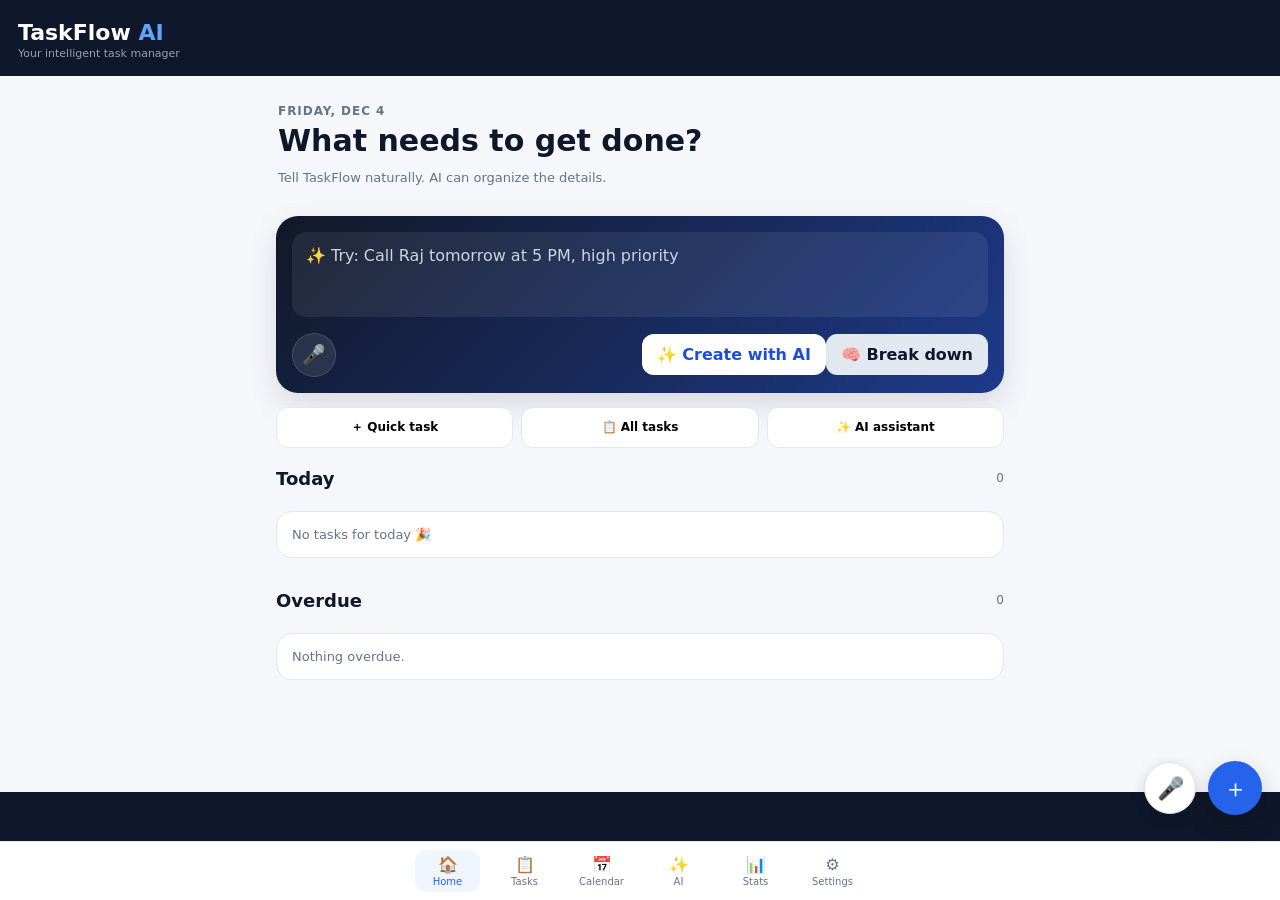
<file: index.html>
<!doctype html>
<html lang="en">
<head>
<meta charset="utf-8"><meta name="viewport" content="width=device-width,initial-scale=1,viewport-fit=cover">
<meta name="theme-color" content="#0f172a"><meta name="mobile-web-app-capable" content="yes">
<link rel="manifest" href="./manifest.webmanifest"><link rel="icon" href="./icons/icon-192.png">
<title>TaskFlow AI</title><link rel="stylesheet" href="./styles.css">
</head>
<body>
<header class="top"><div><div class="brand">TaskFlow <span>AI</span></div><div class="sub">Your intelligent task manager</div></div><button id="installBtn" class="install hidden">Install</button></header>
<main>
<section id="home" class="screen active">
  <div class="greeting"><div class="eyebrow" id="todayLabel"></div><h1>What needs to get done?</h1><p>Tell TaskFlow naturally. AI can organize the details.</p></div>
  <div class="ai-box">
    <textarea id="aiInput" rows="3" placeholder="✨ Try: Call Raj tomorrow at 5 PM, high priority"></textarea>
    <div class="ai-actions"><button id="voiceBtn" class="round" title="Voice input">🎤</button><div><button id="aiCreate" class="ai-btn">✨ Create with AI</button><button id="aiBreakdown" class="ai-btn secondary">🧠 Break down</button></div></div>
  </div>
  <div id="aiPreview" class="preview hidden"><div class="preview-head"><b>AI understood</b><button id="cancelPreview">×</button></div><div id="previewContent"></div><button id="confirmAI" class="primary full">Create task</button></div>
  <div class="quick"><button id="quickAdd">＋ Quick task</button><button data-nav="tasks">📋 All tasks</button><button data-nav="ai">✨ AI assistant</button></div>
  <div class="section-head"><h2>Today</h2><span id="todayCountSmall"></span></div><div id="todayList" class="task-list"></div>
  <div class="section-head"><h2>Overdue</h2><span id="overdueSmall"></span></div><div id="overdueList" class="task-list"></div>
</section>

<section id="tasks" class="screen">
 <div class="section-head"><h2>Tasks</h2><button id="addTaskBtn" class="primary">＋ Add</button></div>
 <div class="filters"><input id="search" placeholder="Search tasks…"><select id="statusFilter"><option value="all">All status</option><option value="pending">Pending</option><option value="completed">Completed</option></select><select id="priorityFilter"><option value="all">All priority</option><option value="high">High</option><option value="medium">Medium</option><option value="low">Low</option></select></div>
 <div id="taskList" class="task-list"></div>
</section>

<section id="calendar" class="screen">
 <div class="section-head"><h2>📅 Calendar</h2><button id="calToday" class="secondary">Today</button></div>
 <div class="calendar-head"><button id="calPrev">‹</button><b id="calMonth"></b><button id="calNext">›</button></div>
 <div id="calendarGrid" class="calendar-grid"></div>
 <div id="calendarTasks" class="task-list"></div>
</section>

<section id="dashboard" class="screen">
 <div class="section-head"><h2>📊 Productivity</h2></div>
 <div class="stats-grid"><div class="stat"><b id="statPending">0</b><span>Pending</span></div><div class="stat"><b id="statCompleted">0</b><span>Completed</span></div><div class="stat"><b id="statOverdue">0</b><span>Overdue</span></div><div class="stat"><b id="statRate">0%</b><span>Completion</span></div></div>
 <div class="card"><h3>🎯 Suggested focus</h3><div id="focusSuggestions" class="task-list"></div></div>
</section>

<section id="ai" class="screen">
 <div class="section-head"><h2>✨ AI Assistant</h2></div>
 <div class="card"><p class="muted">Ask about your tasks. The assistant can summarize your day and suggest priorities.</p>
 <div id="aiChat" class="chat"><div class="bubble bot">Hi! Ask me things like “What should I do today?” or “Show my overdue tasks.”</div></div>
 <div class="chat-input"><input id="aiAsk" placeholder="Ask about my tasks…"><button id="askBtn" class="primary">Send</button></div></div>
</section>

<section id="settings" class="screen">
 <h2>Settings</h2>
 <div class="card"><h3>Google Sheets</h3><label>Apps Script Web App URL<input id="apiUrl" placeholder="https://script.google.com/macros/s/.../exec"></label><button id="saveSettings" class="primary full">Save settings</button><p id="syncStatus" class="muted">Not configured</p><button id="syncBtn" class="secondary full">Sync now</button></div>
 <div class="card"><h3>AI connection</h3><p class="muted">For security, do not put a private AI API key directly in this PWA. Use a server-side endpoint when you connect a real AI provider.</p><label>AI endpoint (optional)<input id="aiUrl" placeholder="Your secure AI endpoint"></label><button id="saveAI" class="secondary full">Save AI endpoint</button></div>
 <div class="card"><h3>🔔 Notifications</h3><label>Quiet hours start<input id="quietStart" type="time" value="22:00"></label><label>Quiet hours end<input id="quietEnd" type="time" value="07:00"></label><button id="saveNotificationSettings" class="secondary full">Save notification settings</button><p class="muted">Android reminders use system notifications and the full-screen alarm when allowed.</p></div>
 <div class="card"><h3>🎨 Appearance</h3><button id="darkModeBtn" class="secondary full">Toggle dark mode</button></div>
 <div class="card"><h3>💾 Backup</h3><div class="grid2"><button id="exportBtn" class="secondary">Export tasks</button><button id="importBtn" class="secondary">Import tasks</button></div><input id="importFile" type="file" accept="application/json" class="hidden"><p class="muted">Export a local JSON backup before changing devices.</p></div>
 <div class="card"><h3>App</h3><p>Offline tasks are stored on this device. Google Sheets is used for backup/sync.</p></div>
</section>
</main>
<div class="fab-group">
  <button id="micFab" class="fab mic-fab" title="Voice input">🎤</button>
  <button id="fab" class="fab">＋</button>
</div>
<nav class="bottom"><button data-nav="home" class="active">🏠<span>Home</span></button><button data-nav="tasks">📋<span>Tasks</span></button><button data-nav="calendar">📅<span>Calendar</span></button><button data-nav="ai">✨<span>AI</span></button><button data-nav="dashboard">📊<span>Stats</span></button><button data-nav="settings">⚙️<span>Settings</span></button></nav>

<dialog id="taskDialog"><form id="taskForm"><div class="modal-head"><h2 id="dialogTitle">Add Task</h2><button type="button" id="closeDialog" class="close">×</button></div>
<input type="hidden" id="taskId">

<label>
  Task
  <input id="taskTitle" required maxlength="120">
</label>

<div class="grid2">
  <label>
    Priority
    <select id="priority">
      <option value="high">High</option>
      <option value="medium" selected>Medium</option>
      <option value="low">Low</option>
    </select>
  </label>

  <label>
    Category
    <select id="category">
      <option value="">Select category</option>
      <option value="Work">Work</option>
      <option value="Personal">Personal</option>
      <option value="Study">Study</option>
      <option value="Shopping">Shopping</option>
      <option value="Health">Health</option>
      <option value="Finance">Finance</option>
      <option value="Other">Other</option>
    </select>
  </label>
</div>

<div class="grid2">
  <label>
    Due date
    <input id="dueDate" type="date">
  </label>

  <label>
    Due time
    <input id="dueTime" type="time">
  </label>
</div>

<div class="grid2">
  <label>
    Recurring
    <select id="recurring">
      <option value="">None</option>
      <option value="hourly">Hourly</option>
      <option value="daily">Daily</option>
      <option value="weekly">Weekly</option>
      <option value="monthly">Monthly</option>
    </select>
  </label>

  <label>
    Reminder
    <select id="reminder">
      <option value="">None</option>
      <option value="at_time">At due time</option>
      <option value="10m">10 minutes before</option>
      <option value="30m">30 minutes before</option>
      <option value="1h">1 hour before</option>
    </select>
  </label>
</div>

<label>Additional reminders
  <div class="reminder-options">
    <label><input type="checkbox" class="reminderExtra" value="1d"> 1 day before</label>
    <label><input type="checkbox" class="reminderExtra" value="2h"> 2 hours before</label>
    <label><input type="checkbox" class="reminderExtra" value="15m"> 15 minutes before</label>
    <label><input type="checkbox" class="reminderExtra" value="5m"> 5 minutes before</label>
  </div>
</label>

<label>
  Description
  <textarea id="description" rows="4"></textarea>
</label>


<button type="submit" class="primary full">Save task</button></form></dialog>
<script src="./app.js"></script>
</body></html>
</file>
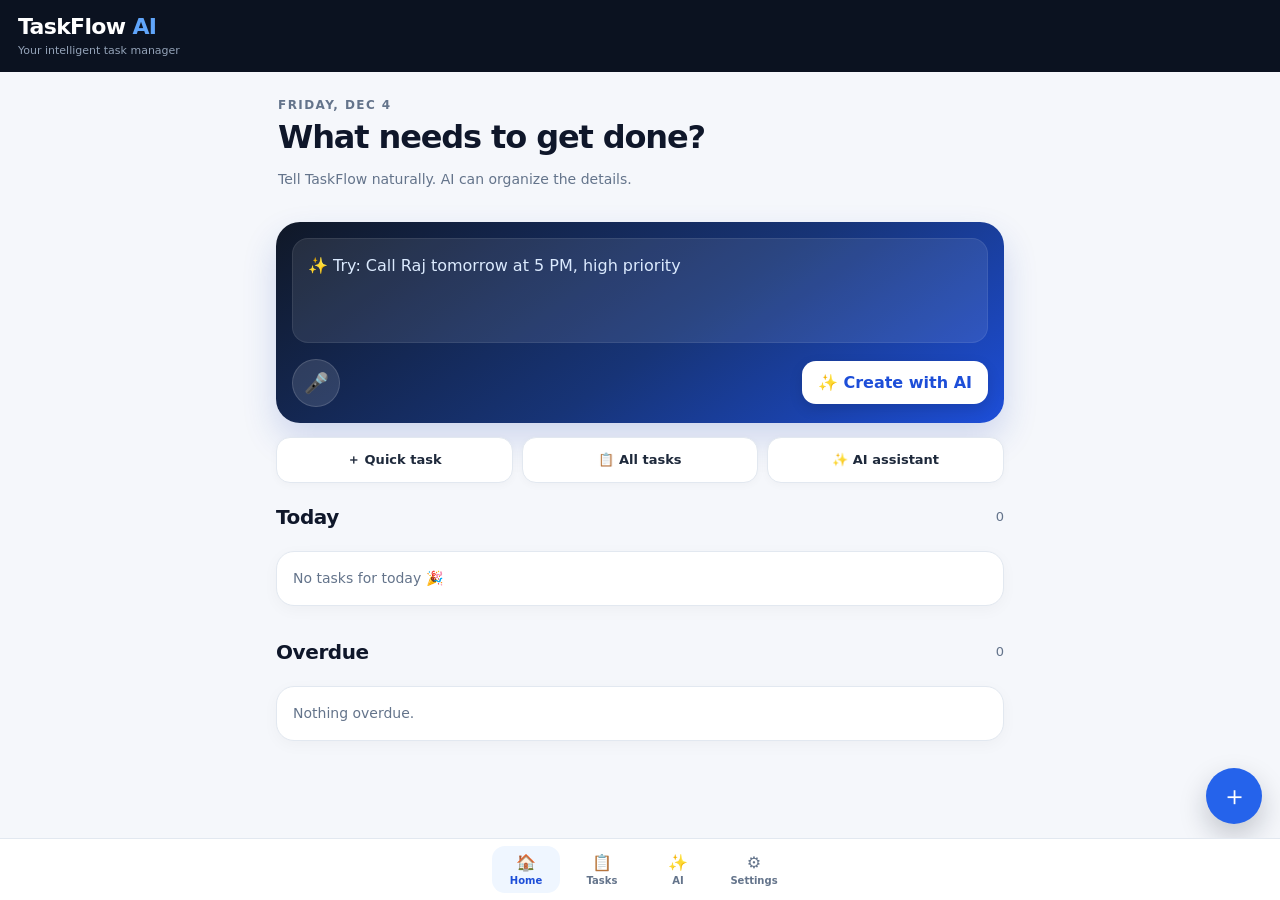
<file: pwa/index.html>
<!doctype html>
<html lang="en">
<head>
<meta charset="utf-8"><meta name="viewport" content="width=device-width,initial-scale=1,viewport-fit=cover">
<meta name="theme-color" content="#0b1220"><meta name="color-scheme" content="light"><meta name="mobile-web-app-capable" content="yes">
<link rel="manifest" href="./manifest.webmanifest"><link rel="icon" href="./icons/icon-192.png">
<title>TaskFlow AI</title><link rel="stylesheet" href="./styles.css">
</head>
<body>
<header class="top"><div><div class="brand">TaskFlow <span>AI</span></div><div class="sub">Your intelligent task manager</div></div><button id="installBtn" class="install hidden">Install</button></header>
<main>
<section id="home" class="screen active">
  <div class="greeting"><div class="eyebrow" id="todayLabel"></div><h1>What needs to get done?</h1><p>Tell TaskFlow naturally. AI can organize the details.</p></div>
  <div class="ai-box">
    <textarea id="aiInput" rows="3" placeholder="✨ Try: Call Raj tomorrow at 5 PM, high priority"></textarea>
    <div class="ai-actions"><button id="voiceBtn" class="round" title="Voice input">🎤</button><button id="aiCreate" class="ai-btn">✨ Create with AI</button></div>
  </div>
  <div id="aiPreview" class="preview hidden"><div class="preview-head"><b>AI understood</b><button id="cancelPreview">×</button></div><div id="previewContent"></div><button id="confirmAI" class="primary full">Create task</button></div>
  <div class="quick"><button id="quickAdd">＋ Quick task</button><button data-nav="tasks">📋 All tasks</button><button data-nav="ai">✨ AI assistant</button></div>
  <div class="section-head"><h2>Today</h2><span id="todayCountSmall"></span></div><div id="todayList" class="task-list"></div>
  <div class="section-head"><h2>Overdue</h2><span id="overdueSmall"></span></div><div id="overdueList" class="task-list"></div>
</section>

<section id="tasks" class="screen">
 <div class="section-head"><h2>Tasks</h2><button id="addTaskBtn" class="primary">＋ Add</button></div>
 <div class="filters"><input id="search" placeholder="Search tasks…"><select id="statusFilter"><option value="all">All status</option><option value="pending">Pending</option><option value="completed">Completed</option></select><select id="priorityFilter"><option value="all">All priority</option><option value="high">High</option><option value="medium">Medium</option><option value="low">Low</option></select></div>
 <div id="taskList" class="task-list"></div>
</section>

<section id="ai" class="screen">
 <div class="section-head"><h2>✨ AI Assistant</h2></div>
 <div class="card"><p class="muted">Ask about your tasks. The assistant can summarize your day and suggest priorities.</p>
 <div id="aiChat" class="chat"><div class="bubble bot">Hi! Ask me things like “What should I do today?” or “Show my overdue tasks.”</div></div>
 <div class="chat-input"><input id="aiAsk" placeholder="Ask about my tasks…"><button id="askBtn" class="primary">Send</button></div></div>
</section>

<section id="settings" class="screen">
 <h2>Settings</h2>
 <div class="card"><h3>Google Sheets</h3><label>Apps Script Web App URL<input id="apiUrl" placeholder="https://script.google.com/macros/s/.../exec"></label><button id="saveSettings" class="primary full">Save settings</button><p id="syncStatus" class="muted">Not configured</p><button id="syncBtn" class="secondary full">Sync now</button></div>
 <div class="card"><h3>AI connection</h3><p class="muted">For security, do not put a private AI API key directly in this PWA. Use a server-side endpoint when you connect a real AI provider.</p><label>AI endpoint (optional)<input id="aiUrl" placeholder="Your secure AI endpoint"></label><button id="saveAI" class="secondary full">Save AI endpoint</button></div>
 <div class="card"><h3>App</h3><p>Offline tasks are stored on this device. Google Sheets is used for backup/sync.</p></div>
</section>
</main>
<button id="fab" class="fab">＋</button>
<nav class="bottom"><button data-nav="home" class="active">🏠<span>Home</span></button><button data-nav="tasks">📋<span>Tasks</span></button><button data-nav="ai">✨<span>AI</span></button><button data-nav="settings">⚙️<span>Settings</span></button></nav>

<dialog id="taskDialog"><form id="taskForm"><div class="modal-head"><h2 id="dialogTitle">Add Task</h2><button type="button" id="closeDialog" class="close">×</button></div>
<input type="hidden" id="taskId"><label>Task<input id="taskTitle" required maxlength="120"></label><label>Description<textarea id="description" rows="3"></textarea></label>
<div class="grid2"><label>Priority<select id="priority"><option value="high">High</option><option value="medium" selected>Medium</option><option value="low">Low</option></select></label><label>Category<input id="category" placeholder="Work"></label></div>
<div class="grid2"><label>Due date<input id="dueDate" type="date"></label><label>Due time<input id="dueTime" type="time"></label></div>
<div class="grid2"><label>Recurring<select id="recurring"><option value="">None</option><option value="daily">Daily</option><option value="weekly">Weekly</option><option value="monthly">Monthly</option></select></label><label>Reminder<select id="reminder"><option value="">None</option><option value="at_time">At due time</option><option value="10m">10 minutes before</option><option value="30m">30 minutes before</option><option value="1h">1 hour before</option></select></label></div>
<button type="submit" class="primary full">Save task</button></form></dialog>
<script src="./app.js"></script>
</body></html>
</file>
<file: styles.css>
*{box-sizing:border-box}body{margin:0;background:#f6f7fb;color:#0f172a;font-family:Inter,system-ui,-apple-system,sans-serif}button,input,textarea,select{font:inherit}button{cursor:pointer}.top{position:sticky;top:0;z-index:5;background:#0f172a;color:white;padding:16px 18px;display:flex;align-items:center;justify-content:space-between}.brand{font-size:22px;font-weight:850}.brand span{color:#60a5fa}.sub{font-size:11px;color:#94a3b8;margin-top:2px}.install{background:#2563eb;color:#fff;border:0;border-radius:10px;padding:9px 12px;font-weight:700}.hidden{display:none!important}main{max-width:760px;margin:auto;padding:20px 16px 100px}.screen{display:none}.screen.active{display:block}.greeting{padding:8px 2px 18px}.eyebrow{font-size:12px;color:#64748b;font-weight:700;text-transform:uppercase;letter-spacing:.08em}.greeting h1{font-size:30px;line-height:1.05;margin:7px 0}.greeting p,.muted{color:#64748b;font-size:13px}.ai-box{background:linear-gradient(135deg,#111827,#1e3a8a);padding:16px;border-radius:22px;box-shadow:0 12px 30px #0f172a20}.ai-box textarea{width:100%;border:0;outline:0;background:#ffffff12;color:white;resize:none;border-radius:14px;padding:14px}.ai-box textarea::placeholder{color:#cbd5e1}.ai-actions{display:flex;justify-content:space-between;align-items:center;margin-top:12px}.round{width:44px;height:44px;border-radius:50%;background:#ffffff18;color:#fff;border:1px solid #ffffff22}.ai-btn{background:#fff;color:#1d4ed8;border:0;border-radius:12px;padding:11px 15px;font-weight:800}.quick{display:grid;grid-template-columns:1fr 1fr 1fr;gap:8px;margin:14px 0}.quick button{background:#fff;border:1px solid #e2e8f0;border-radius:12px;padding:11px;font-size:12px;font-weight:700}.section-head{display:flex;justify-content:space-between;align-items:center;margin:20px 0 10px}.section-head h2{font-size:18px;margin:0}.section-head span{font-size:12px;color:#64748b}.task-list{display:grid;gap:9px}.task{background:#fff;border:1px solid #e2e8f0;border-left:5px solid #94a3b8;border-radius:14px;padding:13px}.task.high{border-left-color:#ef4444}.task.medium{border-left-color:#f59e0b}.task.low{border-left-color:#22c55e}.task.done{opacity:.55}.task-row{display:flex;gap:10px;align-items:flex-start}.check{width:23px;height:23px;border:2px solid #cbd5e1;border-radius:50%;background:white;flex:none}.done .check{background:#22c55e;border-color:#22c55e}.task-title{font-weight:800}.done .task-title{text-decoration:line-through}.meta{font-size:12px;color:#64748b;margin-top:5px}.task-actions{margin-left:auto;display:flex}.task-actions button{border:0;background:none;padding:4px}.filters{display:grid;grid-template-columns:1fr 1fr;gap:8px;margin-bottom:12px}.filters input{grid-column:1/-1}.filters input,.filters select,.card input,.card textarea,.card select{width:100%;padding:11px;border:1px solid #dbe2ea;border-radius:10px;background:#fff}.primary,.secondary{border:0;border-radius:11px;padding:11px 15px;font-weight:800}.primary{background:#2563eb;color:#fff}.secondary{background:#e2e8f0;color:#0f172a}.full{width:100%}.card,.preview{background:#fff;border:1px solid #e2e8f0;border-radius:16px;padding:15px;margin:12px 0}.card h3{margin-top:0}.card label{font-size:13px;font-weight:700;display:block;margin:10px 0}.preview{box-shadow:0 8px 24px #00000012}.preview-head{display:flex;justify-content:space-between;margin-bottom:8px}.preview table{width:100%;border-collapse:collapse;margin-bottom:12px}.preview td{padding:5px 0;font-size:13px;border-bottom:1px solid #f1f5f9}.preview td:first-child{color:#64748b;width:35%}.chat{min-height:160px;display:grid;gap:8px;margin:12px 0}.bubble{padding:10px 12px;border-radius:13px;max-width:90%;font-size:13px}.bubble.bot{background:#eff6ff}.bubble.user{background:#e2e8f0;margin-left:auto}.chat-input{display:flex;gap:7px}.chat-input input{flex:1}.fab{position:fixed;right:20px;bottom:76px;width:54px;height:54px;border-radius:50%;background:#2563eb;color:#fff;border:0;font-size:25px;box-shadow:0 10px 25px #0003;z-index:8}.bottom{position:fixed;bottom:0;left:0;right:0;background:#fff;border-top:1px solid #e2e8f0;display:flex;justify-content:center;gap:12px;padding:8px;z-index:10}.bottom button{border:0;background:none;color:#64748b;min-width:65px;padding:5px;border-radius:10px}.bottom button.active{background:#eff6ff;color:#2563eb}.bottom span{display:block;font-size:10px;margin-top:2px}.grid2{display:grid;grid-template-columns:1fr 1fr;gap:8px}.modal-head{display:flex;justify-content:space-between;align-items:center}.close{background:none;border:0;font-size:28px}dialog{border:0;border-radius:20px;width:min(92%,520px);padding:0;box-shadow:0 20px 70px #0004}dialog::backdrop{background:#0008}dialog form{padding:20px}@media(max-width:480px){.quick{grid-template-columns:1fr}.greeting h1{font-size:27px}}
/* V3.1 modal/form fix */
dialog{max-height:90vh;overflow:auto}
dialog form{display:block}
dialog form label{display:block;font-size:13px;font-weight:700;margin:12px 0;color:#334155}
dialog form input,dialog form textarea,dialog form select{display:block;width:100%;margin-top:6px;padding:12px;border:1px solid #cbd5e1;border-radius:10px;background:#fff;color:#0f172a;outline:none}
dialog form input:focus,dialog form textarea:focus,dialog form select:focus{border-color:#2563eb;box-shadow:0 0 0 3px #2563eb18}
dialog form textarea{resize:vertical;min-height:90px}
dialog .grid2{display:grid;grid-template-columns:1fr 1fr;gap:12px}
dialog .primary{margin-top:10px}
.ai-box .round{font-size:19px;display:grid;place-items:center}
@media(max-width:560px){
  dialog{width:94%;margin:auto;border-radius:18px}
  dialog form{padding:16px}
  dialog .grid2{grid-template-columns:1fr}
}
html {
  background: #0f172a;
}

body {
  margin: 0;
  padding: 0;
}

.top {
  padding-top: calc(20px + env(safe-area-inset-top));
}
.fab-group {
  position: fixed;
  right: 18px;
  bottom: 85px;
  display: flex;
  align-items: center;
  gap: 12px;
  z-index: 20;
}

.fab-group .fab {
  position: static;
}

.mic-fab {
  width: 52px;
  height: 52px;
  font-size: 22px;
  background: #ffffff;
  color: #1f2937;
  border: 1px solid #dbe2ea;
  box-shadow: 0 4px 14px rgba(0,0,0,.15);
}

.mic-fab:active {
  transform: scale(.95);
}

/* ============================================================
   TaskFlow V4
   ============================================================ */
.calendar-head{display:flex;align-items:center;justify-content:space-between;margin:8px 0 12px;background:#fff;border:1px solid #e2e8f0;border-radius:14px;padding:8px 12px}.calendar-head button{border:0;background:none;font-size:28px;padding:2px 12px}.calendar-grid{display:grid;grid-template-columns:repeat(7,1fr);gap:5px;margin-bottom:14px}.cal-name{text-align:center;font-size:11px;color:#64748b;font-weight:800;padding:4px}.cal-day{min-height:54px;border:1px solid #e2e8f0;border-radius:10px;background:#fff;padding:7px;text-align:left;display:flex;flex-direction:column;justify-content:space-between}.cal-day span{font-size:10px;color:#2563eb;font-weight:800}.cal-day.today-day{outline:2px solid #2563eb}.cal-day.muted-day{opacity:.4}.stats-grid{display:grid;grid-template-columns:repeat(4,1fr);gap:8px;margin:12px 0}.stat{background:#fff;border:1px solid #e2e8f0;border-radius:14px;padding:14px;text-align:center}.stat b{display:block;font-size:24px}.stat span{font-size:11px;color:#64748b}.reminder-options{display:grid;grid-template-columns:1fr 1fr;gap:6px;margin-top:6px}.reminder-options label{font-weight:600!important;margin:0!important;background:#f8fafc;padding:8px;border-radius:8px}.reminder-options input{width:auto!important;display:inline!important;margin:0 5px 0 0!important}.dark-mode{background:#0b1220;color:#e5e7eb}.dark-mode .top{background:#020617}.dark-mode .card,.dark-mode .task,.dark-mode .calendar-head,.dark-mode .cal-day,.dark-mode .stat,.dark-mode .bottom,.dark-mode dialog,.dark-mode .preview,.dark-mode .quick button,.dark-mode .filters input,.dark-mode .filters select{background:#111827;color:#e5e7eb;border-color:#334155}.dark-mode .meta,.dark-mode .muted,.dark-mode .eyebrow,.dark-mode .cal-name{color:#94a3b8}.dark-mode .reminder-options label{background:#1f2937}.dark-mode .calendar-head button,.dark-mode .cal-day{color:#e5e7eb}.dark-mode .task-title{color:#f8fafc}.dark-mode dialog form input,.dark-mode dialog form textarea,.dark-mode dialog form select{background:#0f172a;color:#e5e7eb;border-color:#334155}.dark-mode .bottom button{color:#94a3b8}.dark-mode .bottom button.active{background:#172554;color:#60a5fa}
@media(max-width:600px){.stats-grid{grid-template-columns:1fr 1fr}.cal-day{min-height:48px;padding:5px;font-size:12px}.bottom{gap:2px;overflow-x:auto;justify-content:flex-start}.bottom button{min-width:58px}.reminder-options{grid-template-columns:1fr}}
</file>
<file: pwa/styles.css>
*{box-sizing:border-box}
:root{--bg:#f5f7fb;--surface:#fff;--ink:#0f172a;--muted:#64748b;--line:#e2e8f0;--blue:#2563eb;--blue2:#1d4ed8;--nav:#fff;--shadow:0 10px 30px rgba(15,23,42,.08)}
html{background:var(--bg);scroll-behavior:smooth}
body{margin:0;background:var(--bg);color:var(--ink);font-family:Inter,ui-sans-serif,system-ui,-apple-system,BlinkMacSystemFont,"Segoe UI",sans-serif;-webkit-font-smoothing:antialiased;text-rendering:optimizeLegibility;padding-bottom:env(safe-area-inset-bottom)}
button,input,textarea,select{font:inherit}button{cursor:pointer;-webkit-tap-highlight-color:transparent}input,textarea,select{font-size:16px}
.top{position:sticky;top:0;z-index:20;background:#0b1220;color:#fff;padding:calc(14px + env(safe-area-inset-top)) 18px 14px;display:flex;align-items:center;justify-content:space-between;min-height:72px;box-shadow:0 1px 0 rgba(255,255,255,.05)}
.brand{font-size:22px;line-height:1.1;font-weight:850;letter-spacing:-.03em}.brand span{color:#60a5fa}.sub{font-size:11px;color:#94a3b8;margin-top:5px}
.install{background:var(--blue);color:#fff;border:0;border-radius:12px;padding:9px 13px;font-weight:800}.hidden{display:none!important}
main{max-width:760px;margin:auto;padding:22px 16px calc(116px + env(safe-area-inset-bottom))}.screen{display:none}.screen.active{display:block}
.greeting{padding:4px 2px 18px}.eyebrow{font-size:12px;color:var(--muted);font-weight:800;text-transform:uppercase;letter-spacing:.12em}.greeting h1{font-size:32px;line-height:1.08;letter-spacing:-.035em;margin:8px 0}.greeting p,.muted{color:var(--muted);font-size:14px;line-height:1.5}
.ai-box{background:linear-gradient(145deg,#101827 0%,#173477 55%,#1d4ed8 100%);padding:16px;border-radius:24px;box-shadow:0 16px 34px rgba(30,64,175,.18)}
.ai-box textarea{width:100%;min-height:105px;border:1px solid rgba(255,255,255,.08);outline:0;background:rgba(255,255,255,.09);color:#fff;resize:none;border-radius:16px;padding:15px;line-height:1.45}.ai-box textarea::placeholder{color:#dbeafe}.ai-box textarea:focus{border-color:rgba(255,255,255,.35);background:rgba(255,255,255,.12)}
.ai-actions{display:flex;justify-content:space-between;align-items:center;margin-top:12px}.round{width:48px;height:48px;border-radius:50%;background:rgba(255,255,255,.12);color:#fff;border:1px solid rgba(255,255,255,.14);display:grid;place-items:center;font-size:20px}.ai-btn{background:#fff;color:var(--blue2);border:0;border-radius:14px;padding:12px 16px;font-weight:850;box-shadow:0 5px 14px rgba(0,0,0,.12)}
.quick{display:grid;grid-template-columns:1fr 1fr 1fr;gap:9px;margin:14px 0}.quick button{background:var(--surface);border:1px solid var(--line);border-radius:14px;padding:12px 8px;font-size:13px;font-weight:750;color:#1e293b;box-shadow:0 2px 8px rgba(15,23,42,.03)}.quick button:active{transform:scale(.99)}
.section-head{display:flex;justify-content:space-between;align-items:center;margin:22px 0 10px}.section-head h2{font-size:20px;letter-spacing:-.02em;margin:0}.section-head span{font-size:13px;color:var(--muted)}
.task-list{display:grid;gap:9px}.task{background:var(--surface);border:1px solid var(--line);border-left:5px solid #94a3b8;border-radius:16px;padding:13px;box-shadow:0 3px 12px rgba(15,23,42,.035)}.task.high{border-left-color:#ef4444}.task.medium{border-left-color:#f59e0b}.task.low{border-left-color:#22c55e}.task.done{opacity:.58}.task-row{display:flex;gap:10px;align-items:flex-start}.check{width:23px;height:23px;border:2px solid #cbd5e1;border-radius:50%;background:#fff;flex:none}.done .check{background:#22c55e;border-color:#22c55e}.task-title{font-weight:800;line-height:1.35}.done .task-title{text-decoration:line-through}.meta{font-size:12px;color:var(--muted);margin-top:5px;line-height:1.4}.task-actions{margin-left:auto;display:flex}.task-actions button{border:0;background:none;padding:4px 5px;color:#64748b}
.filters{display:grid;grid-template-columns:1fr 1fr;gap:8px;margin-bottom:12px}.filters input{grid-column:1/-1}.filters input,.filters select,.card input,.card textarea,.card select{width:100%;padding:12px;border:1px solid #dbe2ea;border-radius:11px;background:#fff;color:var(--ink);outline:none}.filters input:focus,.filters select:focus,.card input:focus,.card textarea:focus,.card select:focus{border-color:#93c5fd;box-shadow:0 0 0 3px rgba(37,99,235,.1)}
.primary,.secondary{border:0;border-radius:12px;padding:11px 15px;font-weight:800}.primary{background:var(--blue);color:#fff}.primary:active,.secondary:active{transform:translateY(1px)}.secondary{background:#e2e8f0;color:#0f172a}.full{width:100%}
.card,.preview{background:#fff;border:1px solid var(--line);border-radius:18px;padding:16px;margin:12px 0;box-shadow:0 4px 16px rgba(15,23,42,.035)}.card h3{margin:0 0 8px}.card label{font-size:13px;font-weight:750;display:block;margin:12px 0}.preview{box-shadow:var(--shadow)}.preview-head{display:flex;justify-content:space-between;margin-bottom:8px}.preview table{width:100%;border-collapse:collapse;margin-bottom:12px}.preview td{padding:7px 0;font-size:13px;border-bottom:1px solid #f1f5f9}.preview td:first-child{color:var(--muted);width:35%}
.chat{min-height:160px;display:grid;gap:8px;margin:12px 0}.bubble{padding:10px 12px;border-radius:14px;max-width:90%;font-size:13px;line-height:1.45}.bubble.bot{background:#eff6ff}.bubble.user{background:#e2e8f0;margin-left:auto}.chat-input{display:flex;gap:7px}.chat-input input{flex:1;min-width:0;padding:12px;border:1px solid #dbe2ea;border-radius:11px}
.fab{position:fixed;right:18px;bottom:calc(76px + env(safe-area-inset-bottom));width:56px;height:56px;border-radius:50%;background:var(--blue);color:#fff;border:0;font-size:27px;box-shadow:0 12px 28px rgba(15,23,42,.22);z-index:25}.fab:active{transform:scale(.97)}
.bottom{position:fixed;bottom:0;left:0;right:0;background:rgba(255,255,255,.97);border-top:1px solid var(--line);display:flex;justify-content:center;gap:8px;padding:7px 8px calc(7px + env(safe-area-inset-bottom));z-index:30;backdrop-filter:blur(12px)}.bottom button{border:0;background:none;color:#64748b;min-width:68px;padding:7px 6px;border-radius:13px}.bottom button.active{background:#eff6ff;color:var(--blue2)}.bottom span{display:block;font-size:10px;margin-top:3px;font-weight:700}
.grid2{display:grid;grid-template-columns:1fr 1fr;gap:10px}.modal-head{display:flex;justify-content:space-between;align-items:center}.modal-head h2{margin:0}.close{background:none;border:0;font-size:28px;line-height:1;color:#475569;padding:2px 5px}dialog{border:0;border-radius:22px;width:min(92%,520px);padding:0;box-shadow:0 20px 70px rgba(0,0,0,.3);max-height:90vh;overflow:auto}dialog::backdrop{background:rgba(2,6,23,.62)}dialog form{padding:20px}dialog form label{display:block;font-size:13px;font-weight:750;margin:12px 0;color:#334155}dialog form input,dialog form textarea,dialog form select{display:block;width:100%;margin-top:6px;padding:12px;border:1px solid #cbd5e1;border-radius:11px;background:#fff;color:#0f172a;outline:none}dialog form textarea{resize:vertical;min-height:90px}dialog form input:focus,dialog form textarea:focus,dialog form select:focus{border-color:var(--blue);box-shadow:0 0 0 3px rgba(37,99,235,.1)}dialog .primary{margin-top:10px}
@media(max-width:560px){.quick{grid-template-columns:1fr}.greeting h1{font-size:29px}.grid2,dialog .grid2{grid-template-columns:1fr}.top{padding-left:16px;padding-right:16px}.brand{font-size:21px}}
@media(min-width:561px){.quick button{padding:13px 8px}}
</file>
